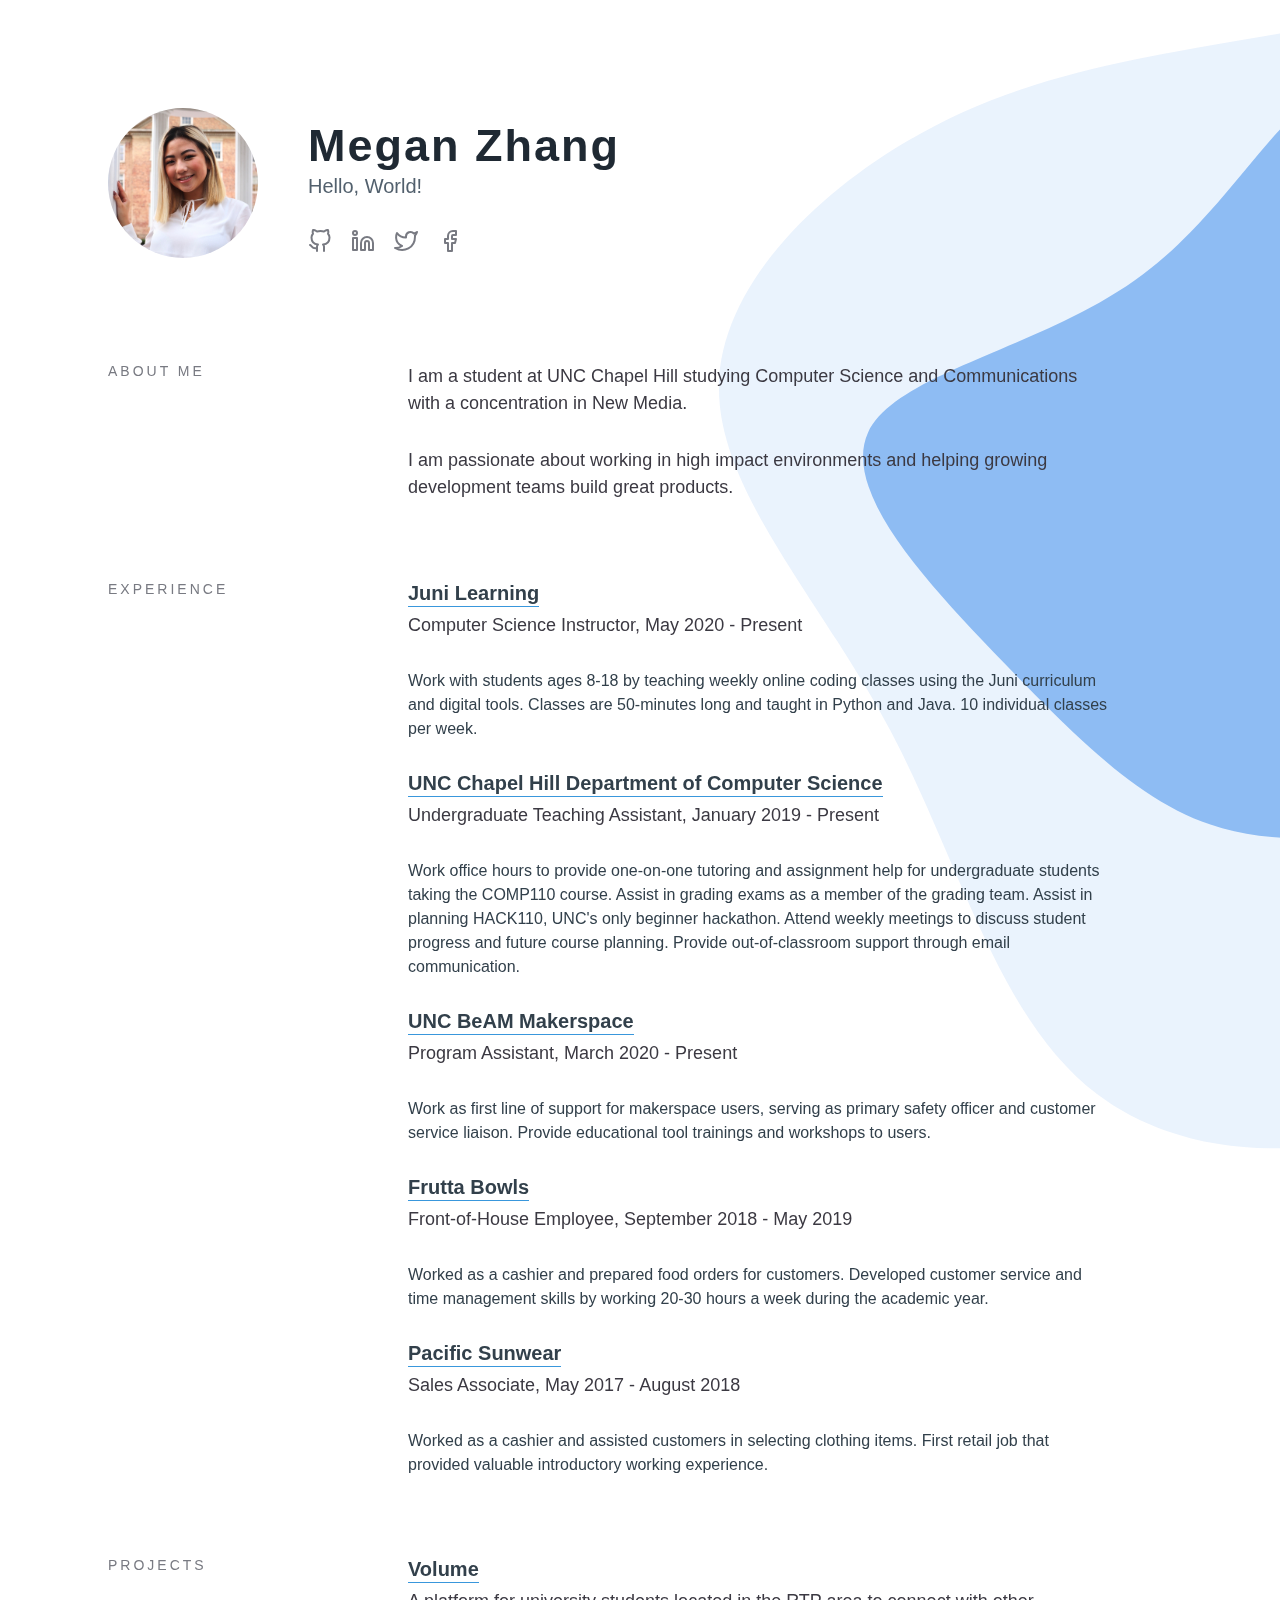
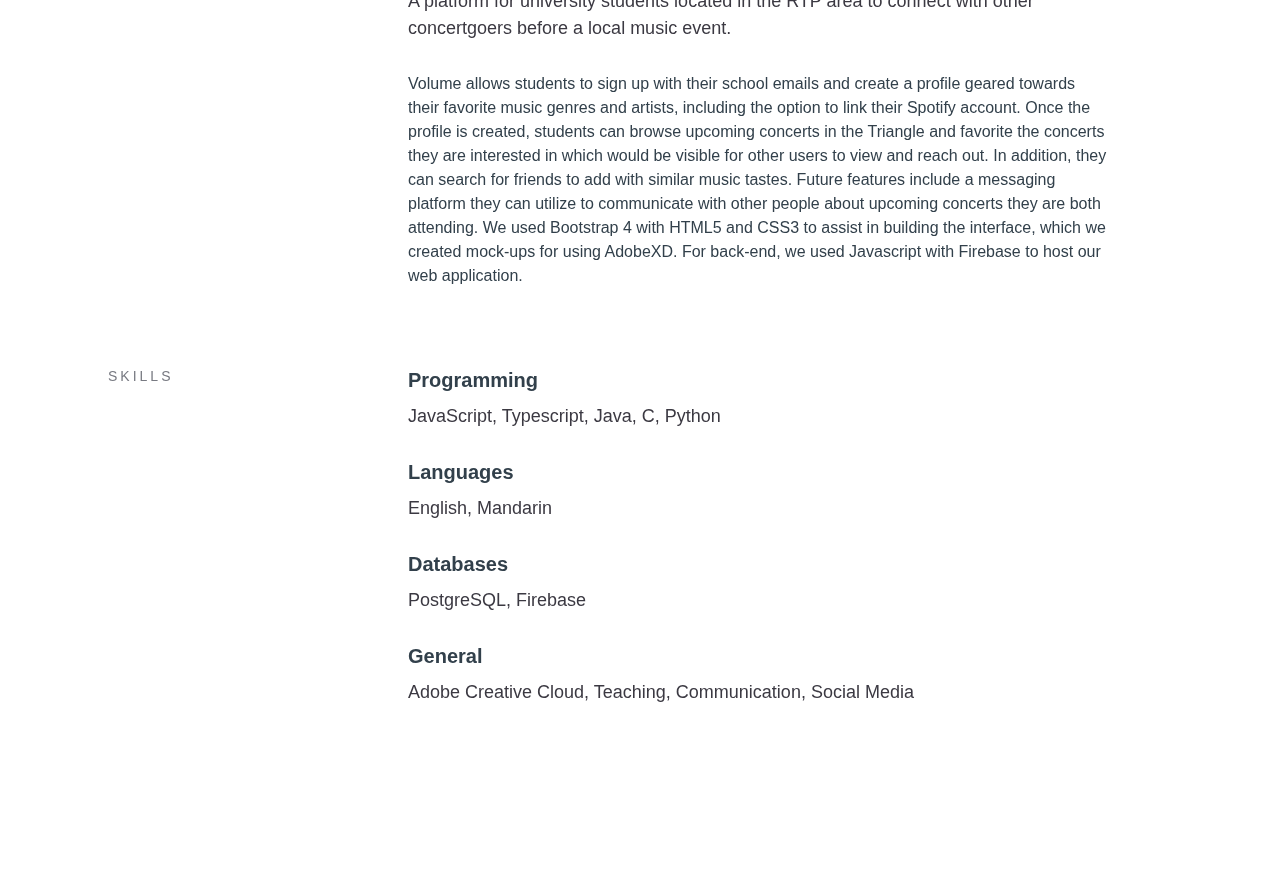
<file: index.html>
<!DOCTYPE html>

<head>
    <link rel="stylesheet" href=" default.css">
    <title>Megan Zhang | Hello, World!</title>
</head>

<body>

    <!--Header-->
    <div class="outerWrapper">
        <div class="headerWrapper">

            <!--profile picture-->
            <div> 
                <img class="profilePicture" src="profilePicture.jpg" alt="Megan Zhang"/>
            </div>

            <div class="profileHeader">
                <h1>Megan Zhang</h1>
                <h2>Hello, World!</h2>
                <div>

                    <!--ul: unordered (bulleted) list-->
                    <ul class="mediaList">
                        <!--li: list item-->
                        <li class="mediaIcons">
                            <!--a: hyperlink-->
                            <a class="mediaLinks" href="https://github.com/meganzhang88">
                                <!--icons taken from "https://package.elm-lang.org/packages/1602/elm-feather/1.0.0/FeatherIcons"-->
                                <svg xmlns="http://www.w3.org/2000/svg" width="24" height="24" viewBox="0 0 24 24" fill="none" stroke="currentColor" stroke-width="2" stroke-linecap="round" stroke-linejoin="round">
                                    <path d="M9 19c-5 1.5-5-2.5-7-3m14 6v-3.87a3.37 3.37 0 0 0-.94-2.61c3.14-.35 6.44-1.54 6.44-7A5.44 5.44 0 0 0 20 4.77 5.07 5.07 0 0 0 19.91 1S18.73.65 16 2.48a13.38 13.38 0 0 0-7 0C6.27.65 5.09 1 5.09 1A5.07 5.07 0 0 0 5 4.77a5.44 5.44 0 0 0-1.5 3.78c0 5.42 3.3 6.61 6.44 7A3.37 3.37 0 0 0 9 18.13V22"></path>
                                </svg>
                            </a>
                        </li>
                        <li class="mediaIcons">
                            <a class="mediaLinks" href="https://www.linkedin.com/in/meganzhang88/">
                                <svg xmlns="http://www.w3.org/2000/svg" width="24" height="24" viewBox="0 0 24 24" fill="none" stroke="currentColor" stroke-width="2" stroke-linecap="round" stroke-linejoin="round">
                                    <path d="M16 8a6 6 0 0 1 6 6v7h-4v-7a2 2 0 0 0-2-2 2 2 0 0 0-2 2v7h-4v-7a6 6 0 0 1 6-6z"></path>
                                    <rect x="2" y="9" width="4" height="12"></rect>
                                    <circle cx="4" cy="4" r="2"></circle>
                                </svg>
                            </a>
                        </li>
                        <li class="mediaIcons">
                            <a class="mediaLinks" href="https://twitter.com/meganzhangg">
                                <svg xmlns="http://www.w3.org/2000/svg" width="24" height="24" viewBox="0 0 24 24" fill="none" stroke="currentColor" stroke-width="2" stroke-linecap="round" stroke-linejoin="round">
                                    <path d="M23 3a10.9 10.9 0 0 1-3.14 1.53 4.48 4.48 0 0 0-7.86 3v1A10.66 10.66 0 0 1 3 4s-4 9 5 13a11.64 11.64 0 0 1-7 2c9 5 20 0 20-11.5a4.5 4.5 0 0 0-.08-.83A7.72 7.72 0 0 0 23 3z"></path>
                                </svg>
                            </a>
                        </li>
                        <li class="mediaIcons">
                            <a class="mediaLinks" href="https://www.facebook.com/megan.zhang.7503">
                                <svg xmlns="http://www.w3.org/2000/svg" width="24" height="24" viewBox="0 0 24 24" fill="none" stroke="currentColor" stroke-width="2" stroke-linecap="round" stroke-linejoin="round" class="feather feather-activity">
                                    <path d="M18 2h-3a5 5 0 0 0-5 5v3H7v4h3v8h4v-8h3l1-4h-4V7a1 1 0 0 1 1-1h3z"></path>
                                </svg>
                            </a>
                        </li>
                    </ul>
                </div>
            </div>
        </div>

        <!--About Me-->
        <section id="about" class="sectionWrapper">
            <div class="sectionLeft">
                <h3 class="sectionTitle">ABOUT ME</h3>
            </div>
            <div class="sectionRight">
                <p>I am a student at UNC Chapel Hill studying Computer Science and Communications with a concentration in New Media.</p>
                <p>I am passionate about working in high impact environments and helping growing development teams build great products.</p>
            </div>
        </section>

        <!--Experience-->
        <section id="experience" class="sectionWrapper">
            <div class="sectionLeft">
                <h3 class="sectionTitle">EXPERIENCE</h3>
            </div>
            <div class="sectionRight">
                <div class="websiteWrapper">
                    <a class="websiteLink" href="https://junilearning.com/">Juni Learning</a>
                    <p class="websiteDescription">Computer Science Instructor, May 2020 - Present</p>
                    <p class="positionDescription">Work with students ages 8-18 by teaching weekly online coding classes using the Juni curriculum and digital tools.
                        Classes are 50-minutes long and taught in Python and Java.
                        10 individual classes per week.</p>
                </div>
                <div class="websiteWrapper">
                    <a class="websiteLink" href="https://comp110.com/topics">UNC Chapel Hill Department of Computer Science</a>
                    <p class="websiteDescription">Undergraduate Teaching Assistant, January 2019 - Present</p>
                    <p class="positionDescription">Work office hours to provide one-on-one tutoring and assignment help for
                        undergraduate students taking the COMP110 course.
                        Assist in grading exams as a member of the grading team.
                        Assist in planning HACK110, UNC's only beginner hackathon.
                        Attend weekly meetings to discuss student progress and future course planning.
                        Provide out-of-classroom support through email communication.</p>
                </div>
                <div class="websiteWrapper">
                    <a class="websiteLink" href="https://beam.unc.edu">UNC BeAM Makerspace</a>
                    <p class="websiteDescription">Program Assistant, March 2020 - Present</p>
                    <p class="positionDescription"> Work as first line of support for makerspace users, serving as primary safety
                        officer and customer service liaison.
                        Provide educational tool trainings and workshops to users.</p>
                </div>
                <div class="websiteWrapper">
                    <a class="websiteLink" href="https://www.fruttabowls.com">Frutta Bowls</a>
                    <p class="websiteDescription">Front-of-House Employee, September 2018 - May 2019</p>
                    <p class="positionDescription"> Worked as a cashier and prepared food orders for customers.
                        Developed customer service and time management skills by working 20-30
                        hours a week during the academic year.</p>
                </div>
                <div class="websiteWrapper">
                    <a class="websiteLink" href="https://www.pacsun.com">Pacific Sunwear</a>
                    <p class="websiteDescription">Sales Associate, May 2017 - August 2018</p>
                    <p class="positionDescription">Worked as a cashier and assisted customers in selecting clothing items.
                        First retail job that provided valuable introductory working experience.
                    </p>
                </div>
            </div>
        </section>

        <!--Projects-->
        <section id="projects" class="sectionWrapper">
            <div class="sectionLeft">
                <h3 class="sectionTitle">PROJECTS</h3>
            </div>
            <div class="sectionRight">
                <div class="websiteWrapper">
                    <a class="websiteLink" href="https://volumeupapp.firebaseapp.com">Volume</a>
                    <p class="websiteDescription">A platform for university students located in the RTP area to connect with other concertgoers before a local music event.</p>
                    <p class="positionDescription">Volume allows students to sign up with their school emails and create a profile geared towards their favorite music genres and artists, 
                        including the option to link their Spotify account. Once the profile is created, students can browse upcoming concerts in the Triangle and favorite the concerts 
                        they are interested in which would be visible for other users to view and reach out. In addition, they can search for friends to add with similar music tastes. 
                        Future features include a messaging platform they can utilize to communicate with other people about upcoming concerts they are both attending. 
                        We used Bootstrap 4 with HTML5 and CSS3 to assist in building the interface, which we created mock-ups for using AdobeXD. 
                        For back-end, we used Javascript with Firebase to host our web application.
                    </p>
                </div>
            </div>
        </section>

        <!--Skills-->
        <section id="skills" class="sectionWrapper">
            <div class="sectionLeft">
                <h3 class="sectionTitle">SKILLS</h3>
            </div>
            <div class="sectionRight">
                <div class="websiteWrapper">
                    <span class="skillsTitle">Programming</span>
                    <p class="websiteDescription">JavaScript, Typescript, Java, C, Python</p>
                </div>
                <div class="websiteWrapper">
                    <span class="skillsTitle">Languages</span>
                    <p class="websiteDescription">English, Mandarin</p>
                </div>
                <div class="websiteWrapper">
                    <span class="skillsTitle">Databases</span>
                    <p class="websiteDescription">PostgreSQL, Firebase</p>
                </div>
                <div class="websiteWrapper">
                    <span class="skillsTitle">General</span>
                    <p class="websiteDescription">Adobe Creative Cloud, Teaching, Communication, Social Media</p>
                </div>
            </div>
        </section>
    </div>

<!--Background-->
    <div class="blueBlob">
        <svg width="600" height="600" viewBox="0 0 600 600" xmlns="http://www.w3.org/2000/svg">
            <g transform="translate(300,300)">
                <path d="M90.1,-115.9C120.6,-81.8,151.9,-57,176.4,-16.5C200.9,24,218.7,80.2,197.3,110.7C175.9,141.1,115.3,145.7,65.8,150.7C16.3,155.7,-22.1,161,-55.2,149.8C-88.3,138.6,-116,110.8,-150.4,75.2C-184.8,39.6,-225.8,-3.7,-213.2,-31.1C-200.6,-58.4,-134.4,-69.8,-89.9,-101.5C-45.4,-133.1,-22.7,-185.1,3.5,-189.3C29.8,-193.5,59.6,-150,90.1,-115.9Z" fill="#3586ea"></path>
            </g>
        </svg>
    </div>
    <div class="greyBlob">
        <svg width="600" height="600" viewBox="0 0 600 600" xmlns="http://www.w3.org/2000/svg">
            <g transform="translate(300,300)">
                <path d="M145.4,-184.2C164.7,-157,140.5,-88.7,133.8,-36.9C127.1,15,138,50.5,134.7,97.9C131.3,145.4,113.7,204.7,72.5,235.3C31.4,265.9,-33.4,267.8,-73.2,237.6C-113.1,207.3,-128,144.9,-155.9,92.1C-183.9,39.4,-224.9,-3.8,-224.4,-45.3C-224,-86.9,-182.1,-127,-137.7,-149.8C-93.4,-172.7,-46.7,-178.3,8.1,-188C63,-197.7,126,-211.5,145.4,-184.2Z" fill="#3586ea"></path>
            </g>
        </svg>
    </div>

    
</body>
</html>
</file>
<file: default.css>
.mediaList {
    margin: 20px 0 0;
    padding:0
}

.mediaIcons {
    display: inline-block;
    margin-right:15px
}

.mediaLinks {
    color: #787a82;
}

.mediaLinks:hover {
    color:#3997dc
}

.headerWrapper {
    display: flex;
    margin-bottom:100px
}

.profilePicture {
    border-radius: 50%;
    overflow: hidden;
    width:150px
}

.profileHeader {
    margin:10px 0 0 50px
}

.profileHeader h1 {
    color: #1f2933;
    font-size: 45px;
    letter-spacing: 2px;
    margin:0
}

.profileHeader h2 {
    font-size: 20px;
    font-weight: 400;
    margin:0 0 30px
}

.outerWrapper {
    max-width: 1200px;
    padding: 100px;
    position: relative;
    width:100%
}

.blueBlob {
    position: fixed;
    top: -150px;
    right: -700px;
    z-index:-1
}

.blueBlob svg {
    width: 1300px;
    height: 1300px;
    opacity:.5
}

.greyBlob {
    position: fixed;
    top: -250px;
    right: -750px;
    z-index:-1
}

.greyBlob svg {
    width: 1500px;
    opacity: .1;
    height:1500px
}


h1 {
    font-size: 2em;
    margin:.67em 0
}

*, :after, :before {
    box-sizing:inherit
}

html {
    background: #fff;
    color: #52606d;
    font-size: 15px;
    -webkit-text-size-adjust: 100%;
    -ms-text-size-adjust: 100%;
    box-sizing:border-box
}

body {
    font-family: Heebo, sans-serif;
    font-size: 1em;
    line-height: 1.25;
    -webkit-font-smoothing: antialiased;
    -moz-osx-font-smoothing:grayscale
}

p {
    color: #3b3942;
    font-size: 18px;
    line-height: 1.5;
    margin:0 0 30px
}

.websiteWrapper {
    margin-bottom:10px
}

.websiteLink {
    border-bottom: 1px solid #3997dc;
    color: #32404b;
    display: inline-block;
    font-size: 20px;
    font-weight: 700;
    margin-bottom: 5px;
    text-decoration:none
}

.websiteLink:hover {
    color:#3997dc
}

.skillsTitle {
    color: #32404b;
    display: inline-block;
    font-size: 20px;
    font-weight: 700;
    margin-bottom:10px
}

.websiteDescription {
    font-size:18px
}

.positionDescription {
    color: #32404b;
    font-size: 16px
}

.sectionWrapper {
    display: flex;
    margin-bottom:50px
}

.sectionLeft {
    width:300px
}

.sectionRight {
    flex: 1 1;
}

.sectionTitle {
    color: #787a82;
    font-size: 14px;
    font-weight: 400;
    margin: 0 0 30px;
    letter-spacing: 3px;
}
</file>
